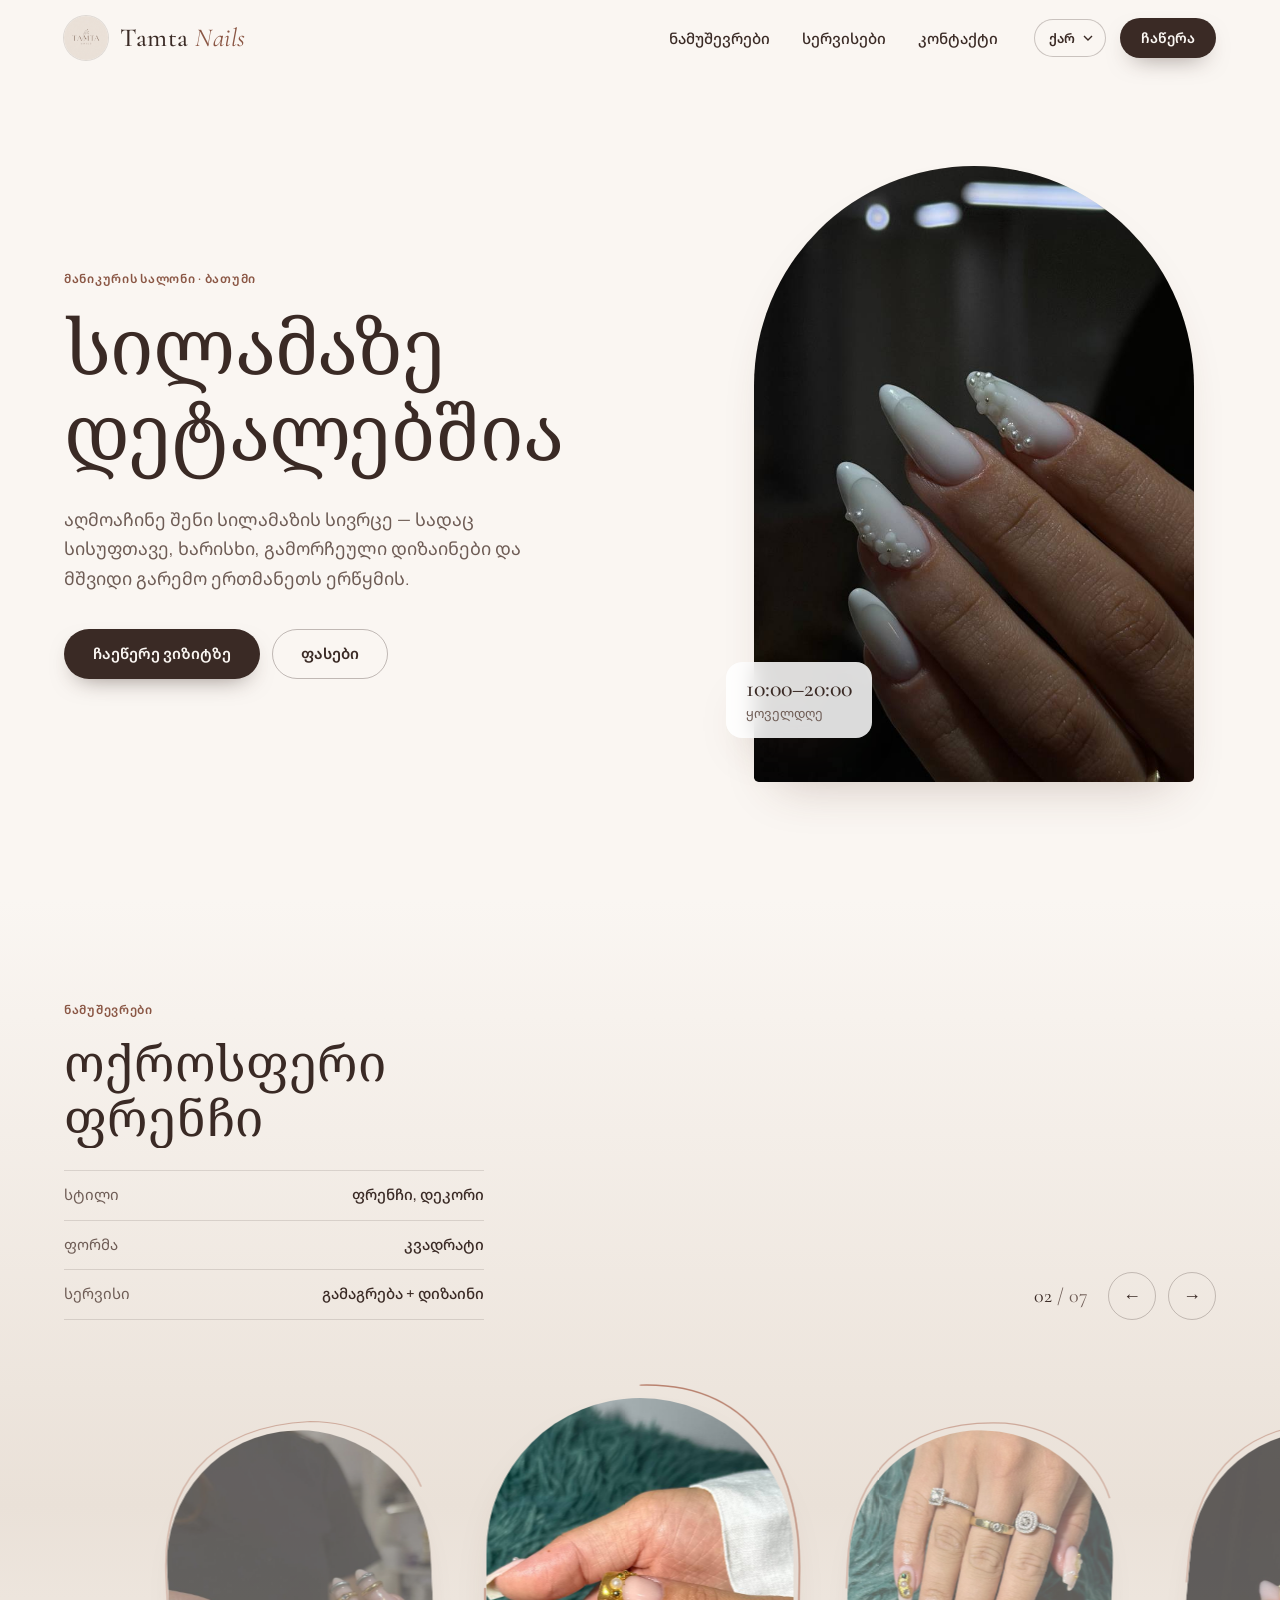
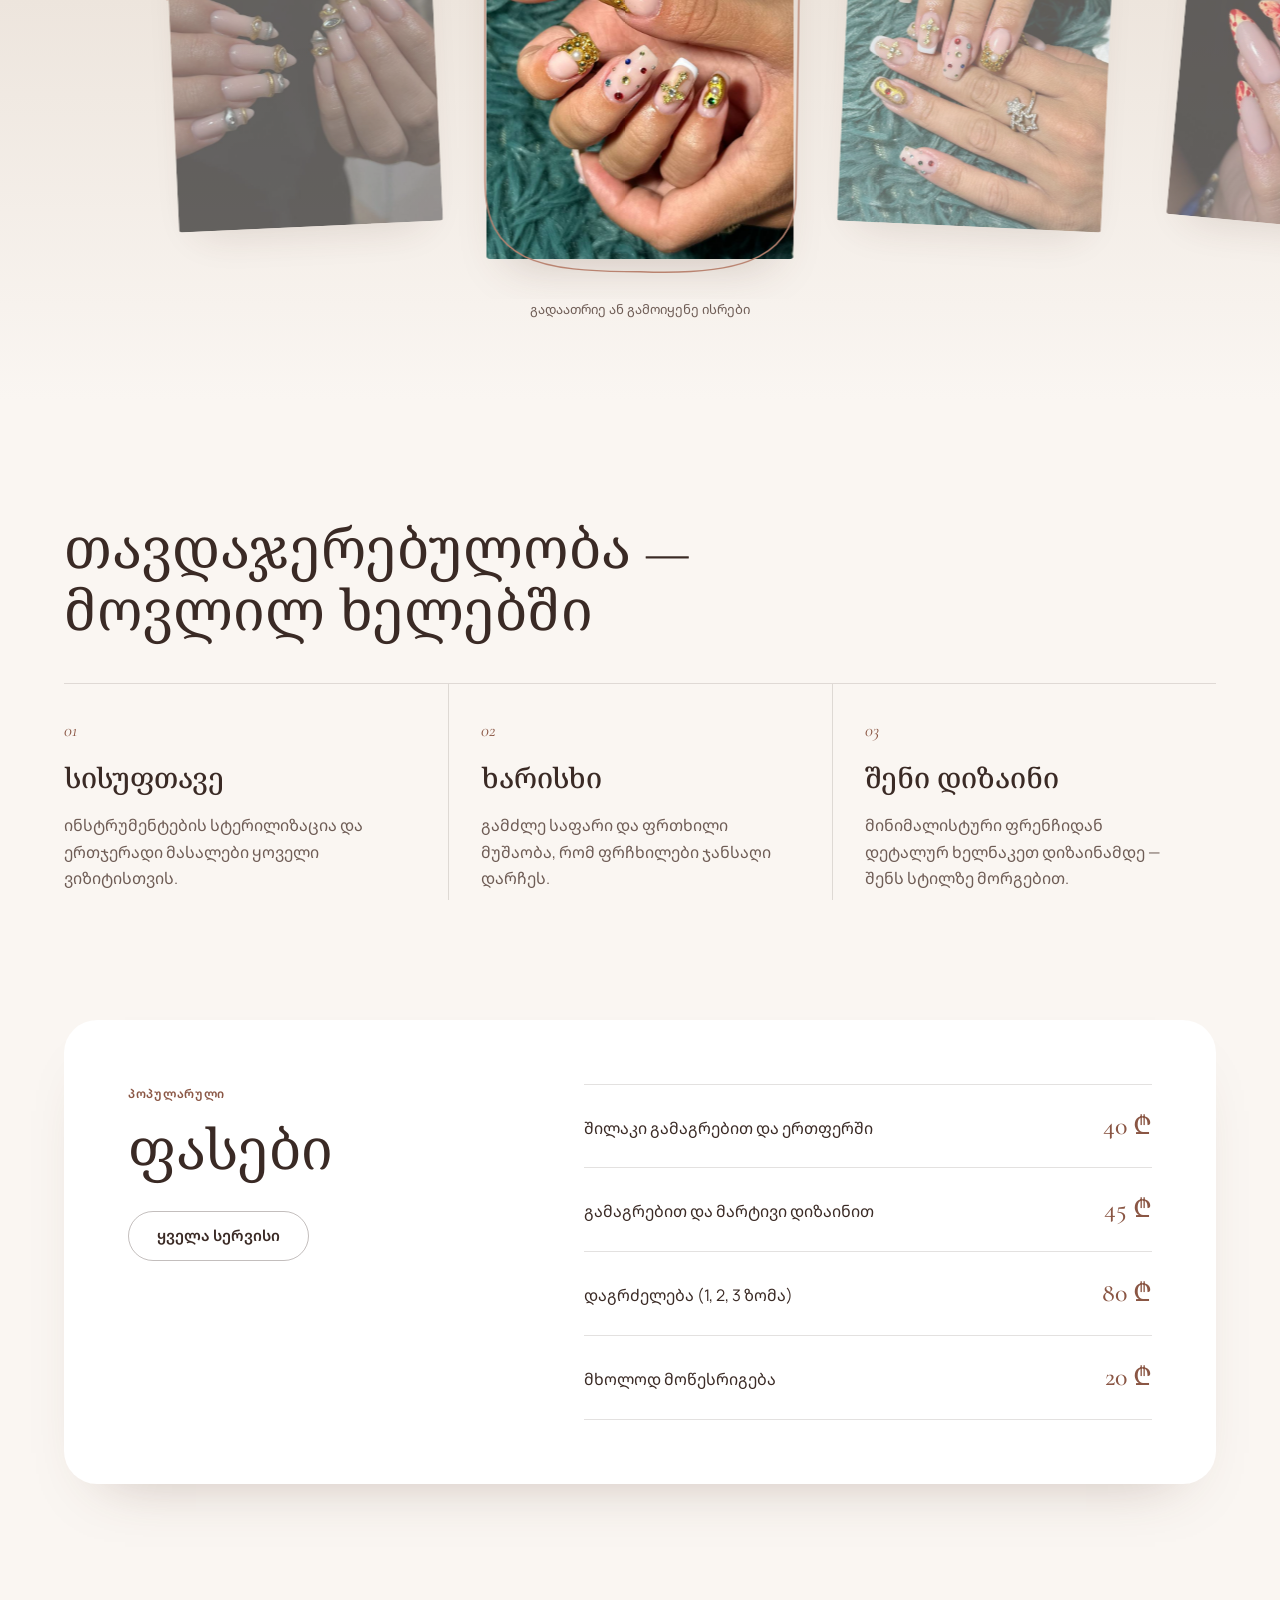
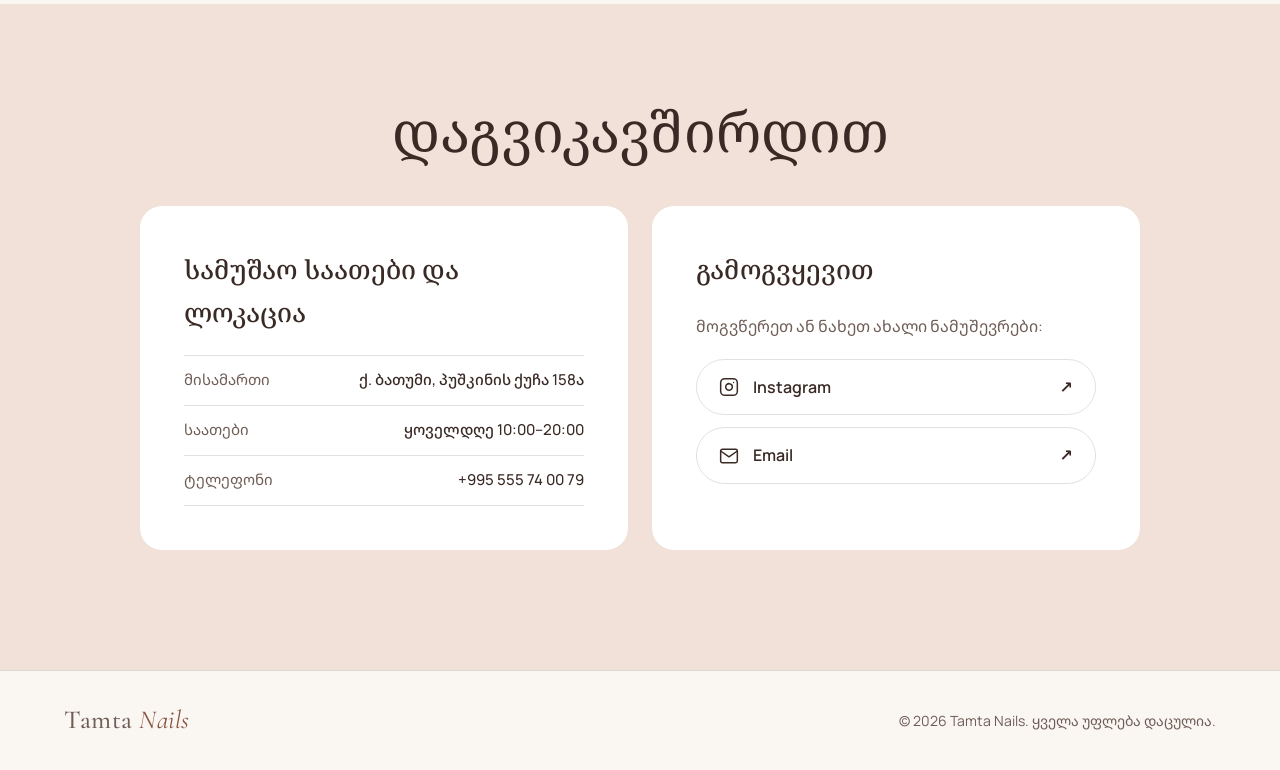
<file: index.html>
<!DOCTYPE html>
<html lang="ka">
<head>
    <!-- მეტა მონაცემები: კოდირება, მობილური ეკრანი, სათაური და აღწერა საძიებოებისთვის -->
    <meta charset="UTF-8">
    <meta name="viewport" content="width=device-width, initial-scale=1.0">
    <title>Tamta Nails — მანიკურის სალონი ბათუმში</title>
    <meta name="description" content="Tamta Nails — მანიკური, შილაკი, დაგრძელება და ინდივიდუალური დიზაინი ბათუმში. სისუფთავე, ხარისხი და მშვიდი გარემო.">
    <meta name="theme-color" content="#FAF6F2">
    <link rel="icon" type="image/jpeg" href="img/mtavarilogo.jpg">

    <!-- შრიფტები: ლათინური/კირილიცა (Cormorant, Manrope) + ქართული (Noto Georgian) -->
    <link rel="preconnect" href="https://fonts.googleapis.com">
    <link rel="preconnect" href="https://fonts.gstatic.com" crossorigin>
    <link rel="stylesheet" href="https://fonts.googleapis.com/css2?family=Cormorant+Garamond:ital,wght@0,400;0,500;1,400&family=Manrope:wght@400;500;600&family=Noto+Sans+Georgian:wght@400;500;600&family=Noto+Serif+Georgian:wght@400;500&display=swap">

    <!-- სტილების ფაილი -->
    <link rel="stylesheet" href="tamtasnails.css">
    <!-- JavaScript: defer — იტვირთება HTML-ის შემდეგ -->
    <script src="tamtasnails.js" defer></script>
</head>
<body>
    <!-- გადასვლის ბმული კლავიატურით მოსარგებლეთათვის -->
    <a class="skip-link" href="#main" data-i18n="skip">მთავარ შინაარსზე გადასვლა</a>

    <!-- ჰედერი: ლოგო, ნავიგაცია, ენის არჩევა და ჩაწერის ღილაკი -->
    <header class="site-header" id="top">
        <a class="brand" href="index.html" aria-label="Tamta Nails — მთავარი" data-i18n-aria="homeLabel">
            <img src="./img/mtavarilogo.jpg" alt="" class="brand-logo" width="44" height="44">
            <span class="brand-name">Tamta <em>Nails</em></span>
        </a>

        <!-- მობილური მენიუს ღილაკი (ბურგერი) -->
        <button class="menu-toggle" type="button" aria-expanded="false" aria-controls="site-nav" aria-label="მენიუ" data-i18n-aria="menuLabel">
            <span></span><span></span>
        </button>

        <!-- ნავიგაციის ბმულები -->
        <nav class="site-nav" id="site-nav">
            <ul>
                <li><a href="#works" data-i18n="navWorks">ნამუშევრები</a></li>
                <li><a href="service.html" data-i18n="navServices">სერვისები</a></li>
                <li><a href="#contact" data-i18n="navContact">კონტაქტი</a></li>
            </ul>
            <div class="nav-actions">
                <!-- ენის გადამრთველი -->
                <label class="visually-hidden" for="lang-switch" data-i18n="languageLabel">ენა</label>
                <select id="lang-switch" class="lang-select" disabled>
                    <option value="ka">ქარ</option>
                    <option value="en">ENG</option>
                    <option value="ru">РУС</option>
                </select>
                <a class="btn btn-primary btn-sm" href="tel:+995555740079" data-i18n="ctaBook">ჩაწერა</a>
            </div>
        </nav>
    </header>

    <main id="main">
        <!-- მთავარი (Hero) სექცია: სათაური, სლოგანი, ღილაკები და თაღოვანი ფოტო -->
        <section class="hero">
            <div class="hero-text">
                <p class="eyebrow reveal" data-i18n="heroEyebrow">მანიკურის სალონი · ბათუმი</p>
                <h1 class="hero-title reveal" data-i18n="heroTitle">სილამაზე დეტალებშია</h1>
                <p class="hero-lead reveal" data-i18n="heroSlogan">აღმოაჩინე შენი სილამაზის სივრცე — სადაც სისუფთავე, ხარისხი, გამორჩეული დიზაინები და მშვიდი გარემო ერთმანეთს ერწყმის.</p>
                <div class="hero-buttons reveal">
                    <a class="btn btn-primary" href="tel:+995555740079" data-i18n="ctaBookLong">ჩაეწერე ვიზიტზე</a>
                    <a class="btn btn-ghost" href="service.html" data-i18n="ctaPrices">ფასები</a>
                </div>
            </div>

            <!-- თაღოვანი ფოტო რბილი ფონის ლაქით -->
            <figure class="hero-media reveal">
                <div class="hero-blob" aria-hidden="true"></div>
                <div class="arch">
                    <img src="./img/fonisfoto.jpg" alt="რძისფერი ნუშის ფორმის ფრჩხილები მარგალიტებით" data-i18n-alt="heroAlt" width="675" height="1200" fetchpriority="high">
                </div>
                <figcaption class="hero-badge">
                    <strong>10:00–20:00</strong>
                    <span data-i18n="heroBadge">ყოველდღე</span>
                </figcaption>
            </figure>
        </section>

        <!-- ნამუშევრების გალერეა: გვერდის მთავარი "შოუ" — გადასათრევი კარუსელი -->
        <section class="works" id="works" aria-labelledby="works-title">
            <div class="works-head">
                <!-- აქტიური ნამუშევრის ბარათი: სათაური და მეტამონაცემები -->
                <div class="meta-card" aria-live="polite">
                    <p class="eyebrow" data-i18n="worksEyebrow">ნამუშევრები</p>
                    <h2 class="meta-title" id="works-title"><span id="meta-title">ოქროსფერი ფრენჩი</span></h2>
                    <dl class="meta-table">
                        <div><dt data-i18n="metaStyle">სტილი</dt><dd id="meta-style">ფრენჩი, დეკორი</dd></div>
                        <div><dt data-i18n="metaShape">ფორმა</dt><dd id="meta-shape">კვადრატი</dd></div>
                        <div><dt data-i18n="metaService">სერვისი</dt><dd id="meta-service"><a href="service.html">გამაგრება + დიზაინი</a></dd></div>
                    </dl>
                </div>

                <!-- კარუსელის მართვის ღილაკები და მრიცხველი -->
                <div class="rail-controls">
                    <span class="rail-count"><span id="rail-index">02</span> / <span id="rail-total">07</span></span>
                    <button class="round-btn" id="rail-prev" type="button" aria-label="წინა ნამუშევარი" data-i18n-aria="previousWork">←</button>
                    <button class="round-btn" id="rail-next" type="button" aria-label="შემდეგი ნამუშევარი" data-i18n-aria="nextWork">→</button>
                </div>
            </div>

            <!-- კარუსელის ზოლი: თითოეულ ბარათს data-id აკავშირებს script.js-ის მონაცემებთან -->
            <div class="rail-viewport">
                <div class="rail" id="rail" tabindex="0" role="listbox" aria-activedescendant="work-1" aria-label="ნამუშევრების გალერეა — გამოიყენე ისრები" data-i18n-aria="railLabel">
                    <div class="obj" data-id="0" role="option" id="work-0" aria-label="ოქროს აქცენტები" aria-selected="false"><img src="./img/sedegi 7.jpg" alt="ოქროს აქცენტები" loading="lazy" draggable="false"><svg class="scribble" viewBox="0 0 200 300" preserveAspectRatio="none" aria-hidden="true"><path d="M100 6 C170 4 196 60 194 120 L192 250 C190 290 150 296 100 294 C40 294 8 288 8 240 L8 110 C8 50 40 8 112 8 C150 10 176 30 186 56"/></svg></div>
                    <div class="obj" data-id="1" role="option" id="work-1" aria-label="ოქროსფერი ფრენჩი" aria-selected="true"><img src="./img/sedegi2.jpg" alt="ოქროსფერი ფრენჩი" loading="lazy" draggable="false"><svg class="scribble" viewBox="0 0 200 300" preserveAspectRatio="none" aria-hidden="true"><path d="M100 6 C170 4 196 60 194 120 L192 250 C190 290 150 296 100 294 C40 294 8 288 8 240 L8 110 C8 50 40 8 112 8 C150 10 176 30 186 56"/></svg></div>
                    <div class="obj" data-id="2" role="option" id="work-2" aria-label="წერტილები და ოქრო" aria-selected="false"><img src="./img/sedegi5.jpg" alt="წერტილები და ოქრო" loading="lazy" draggable="false"><svg class="scribble" viewBox="0 0 200 300" preserveAspectRatio="none" aria-hidden="true"><path d="M100 6 C170 4 196 60 194 120 L192 250 C190 290 150 296 100 294 C40 294 8 288 8 240 L8 110 C8 50 40 8 112 8 C150 10 176 30 186 56"/></svg></div>
                    <div class="obj" data-id="3" role="option" id="work-3" aria-label="წითელი ყვავილი" aria-selected="false"><img src="./img/sedegi6.jpg" alt="წითელი ყვავილი" loading="lazy" draggable="false"><svg class="scribble" viewBox="0 0 200 300" preserveAspectRatio="none" aria-hidden="true"><path d="M100 6 C170 4 196 60 194 120 L192 250 C190 290 150 296 100 294 C40 294 8 288 8 240 L8 110 C8 50 40 8 112 8 C150 10 176 30 186 56"/></svg></div>
                    <div class="obj" data-id="4" role="option" id="work-4" aria-label="ნაზი წერტილები" aria-selected="false"><img src="./img/shedegi4.jpg" alt="ნაზი წერტილები" loading="lazy" draggable="false"><svg class="scribble" viewBox="0 0 200 300" preserveAspectRatio="none" aria-hidden="true"><path d="M100 6 C170 4 196 60 194 120 L192 250 C190 290 150 296 100 294 C40 294 8 288 8 240 L8 110 C8 50 40 8 112 8 C150 10 176 30 186 56"/></svg></div>
                    <div class="obj" data-id="5" role="option" id="work-5" aria-label="ბორდოს ქრომი" aria-selected="false"><img src="./img/shedegi3.jpg" alt="ბორდოს ქრომი" loading="lazy" draggable="false"><svg class="scribble" viewBox="0 0 200 300" preserveAspectRatio="none" aria-hidden="true"><path d="M100 6 C170 4 196 60 194 120 L192 250 C190 290 150 296 100 294 C40 294 8 288 8 240 L8 110 C8 50 40 8 112 8 C150 10 176 30 186 56"/></svg></div>
                    <div class="obj" data-id="6" role="option" id="work-6" aria-label="ვარდისფერი ყვავილები" aria-selected="false"><img src="./img/shedegebi.jpg" alt="ვარდისფერი ყვავილები" loading="lazy" draggable="false"><svg class="scribble" viewBox="0 0 200 300" preserveAspectRatio="none" aria-hidden="true"><path d="M100 6 C170 4 196 60 194 120 L192 250 C190 290 150 296 100 294 C40 294 8 288 8 240 L8 110 C8 50 40 8 112 8 C150 10 176 30 186 56"/></svg></div>
                </div>
            </div>
            <p class="rail-hint" data-i18n="railHint">გადაათრიე ან გამოიყენე ისრები</p>
        </section>

        <!-- ღირებულებები: სამი მოკლე პუნქტი, რატომ ჩვენ -->
        <section class="values" aria-labelledby="values-title">
            <h2 class="section-title reveal" id="values-title" data-i18n="valuesTitle">თავდაჯერებულობა — მოვლილ ხელებში</h2>
            <div class="values-grid">
                <article class="value reveal">
                    <span class="value-num">01</span>
                    <h3 data-i18n="val1Title">სისუფთავე</h3>
                    <p data-i18n="val1Text">ინსტრუმენტების სტერილიზაცია და ერთჯერადი მასალები ყოველი ვიზიტისთვის.</p>
                </article>
                <article class="value reveal">
                    <span class="value-num">02</span>
                    <h3 data-i18n="val2Title">ხარისხი</h3>
                    <p data-i18n="val2Text">გამძლე საფარი და ფრთხილი მუშაობა, რომ ფრჩხილები ჯანსაღი დარჩეს.</p>
                </article>
                <article class="value reveal">
                    <span class="value-num">03</span>
                    <h3 data-i18n="val3Title">შენი დიზაინი</h3>
                    <p data-i18n="val3Text">მინიმალისტური ფრენჩიდან დეტალურ ხელნაკეთ დიზაინამდე — შენს სტილზე მორგებით.</p>
                </article>
            </div>
        </section>

        <!-- სერვისების მოკლე მიმოხილვა: პოპულარული ფასები + ბმული სრულ სიაზე -->
        <section class="teaser" aria-labelledby="teaser-title">
            <div class="teaser-inner reveal">
                <div>
                    <p class="eyebrow" data-i18n="teaserEyebrow">პოპულარული</p>
                    <h2 class="section-title" id="teaser-title" data-i18n="teaserTitle">ფასები</h2>
                    <a class="btn btn-ghost" href="service.html" data-i18n="teaserAll">ყველა სერვისი</a>
                </div>
                <ul class="price-list">
                    <li><span data-i18n="serv_shellac_base">შილაკი გამაგრებით და ერთფერში</span><span class="price">40 ₾</span></li>
                    <li><span data-i18n="serv_shellac_design">გამაგრებით და მარტივი დიზაინით</span><span class="price">45 ₾</span></li>
                    <li><span data-i18n="serv_ext">დაგრძელება (1, 2, 3 ზომა)</span><span class="price">80 ₾</span></li>
                    <li><span data-i18n="serv_clean">მხოლოდ მოწესრიგება</span><span class="price">20 ₾</span></li>
                </ul>
            </div>
        </section>

        <!-- კონტაქტების სექცია: მისამართი, საათები, ტელეფონი და სოციალური ქსელები -->
        <section class="contact" id="contact" aria-labelledby="contact-title">
            <h2 class="section-title reveal" id="contact-title" data-i18n="contactTitle">დაგვიკავშირდით</h2>
            <div class="contact-grid">
                <!-- ინფორმაციის ბლოკი -->
                <div class="contact-card reveal">
                    <h3 data-i18n="contactLocationTitle">სამუშაო საათები და ლოკაცია</h3>
                    <dl class="meta-table">
                        <div><dt data-i18n="lblAddress">მისამართი</dt><dd data-i18n="address">ქ. ბათუმი, პუშკინის ქუჩა 158ა</dd></div>
                        <div><dt data-i18n="lblHours">საათები</dt><dd data-i18n="hours">ყოველდღე 10:00–20:00</dd></div>
                        <div><dt data-i18n="phoneText">ტელეფონი</dt><dd><a href="tel:+995555740079">+995 555 74 00 79</a></dd></div>
                    </dl>
                </div>

                <!-- სოციალური ქსელები და იმეილი -->
                <div class="contact-card reveal">
                    <h3 data-i18n="socialTitle">გამოგვყევით</h3>
                    <p class="muted" data-i18n="socialText">მოგვწერეთ ან ნახეთ ახალი ნამუშევრები:</p>
                    <div class="social-links">
                        <!-- Instagram — შეცვალე ბმული შენი პროფილით -->
                        <a href="https://www.instagram.com/tamtanails?cplk=MXZocWp3Nml2aGdldw==" class="social-btn" target="_blank" rel="noopener">
                            <svg viewBox="0 0 24 24" aria-hidden="true"><rect x="2" y="2" width="20" height="20" rx="5"/><path d="M16 11.37A4 4 0 1 1 12.63 8 4 4 0 0 1 16 11.37z"/><line x1="17.5" y1="6.5" x2="17.51" y2="6.5"/></svg>
                            <span>Instagram</span><span class="arrow" aria-hidden="true">↗</span>
                        </a>
                        <!-- იმეილი — შეცვალე შენი მისამართით -->
                        <a href="mailto:tamtanails@gmail.com" class="social-btn">
                            <svg viewBox="0 0 24 24" aria-hidden="true"><path d="M4 4h16c1.1 0 2 .9 2 2v12c0 1.1-.9 2-2 2H4c-1.1 0-2-.9-2-2V6c0-1.1.9-2 2-2z"/><polyline points="22,6 12,13 2,6"/></svg>
                            <span>Email</span><span class="arrow" aria-hidden="true">↗</span>
                        </a>
                    </div>
                </div>
            </div>
        </section>
    </main>

    <!-- ფუტერი -->
    <footer class="site-footer">
        <span class="brand-name">Tamta <em>Nails</em></span>
        <p>&copy; <span class="year">2026</span> Tamta Nails. <span data-i18n="footerText">ყველა უფლება დაცულია.</span></p>
    </footer>
</body>
</html>
</file>
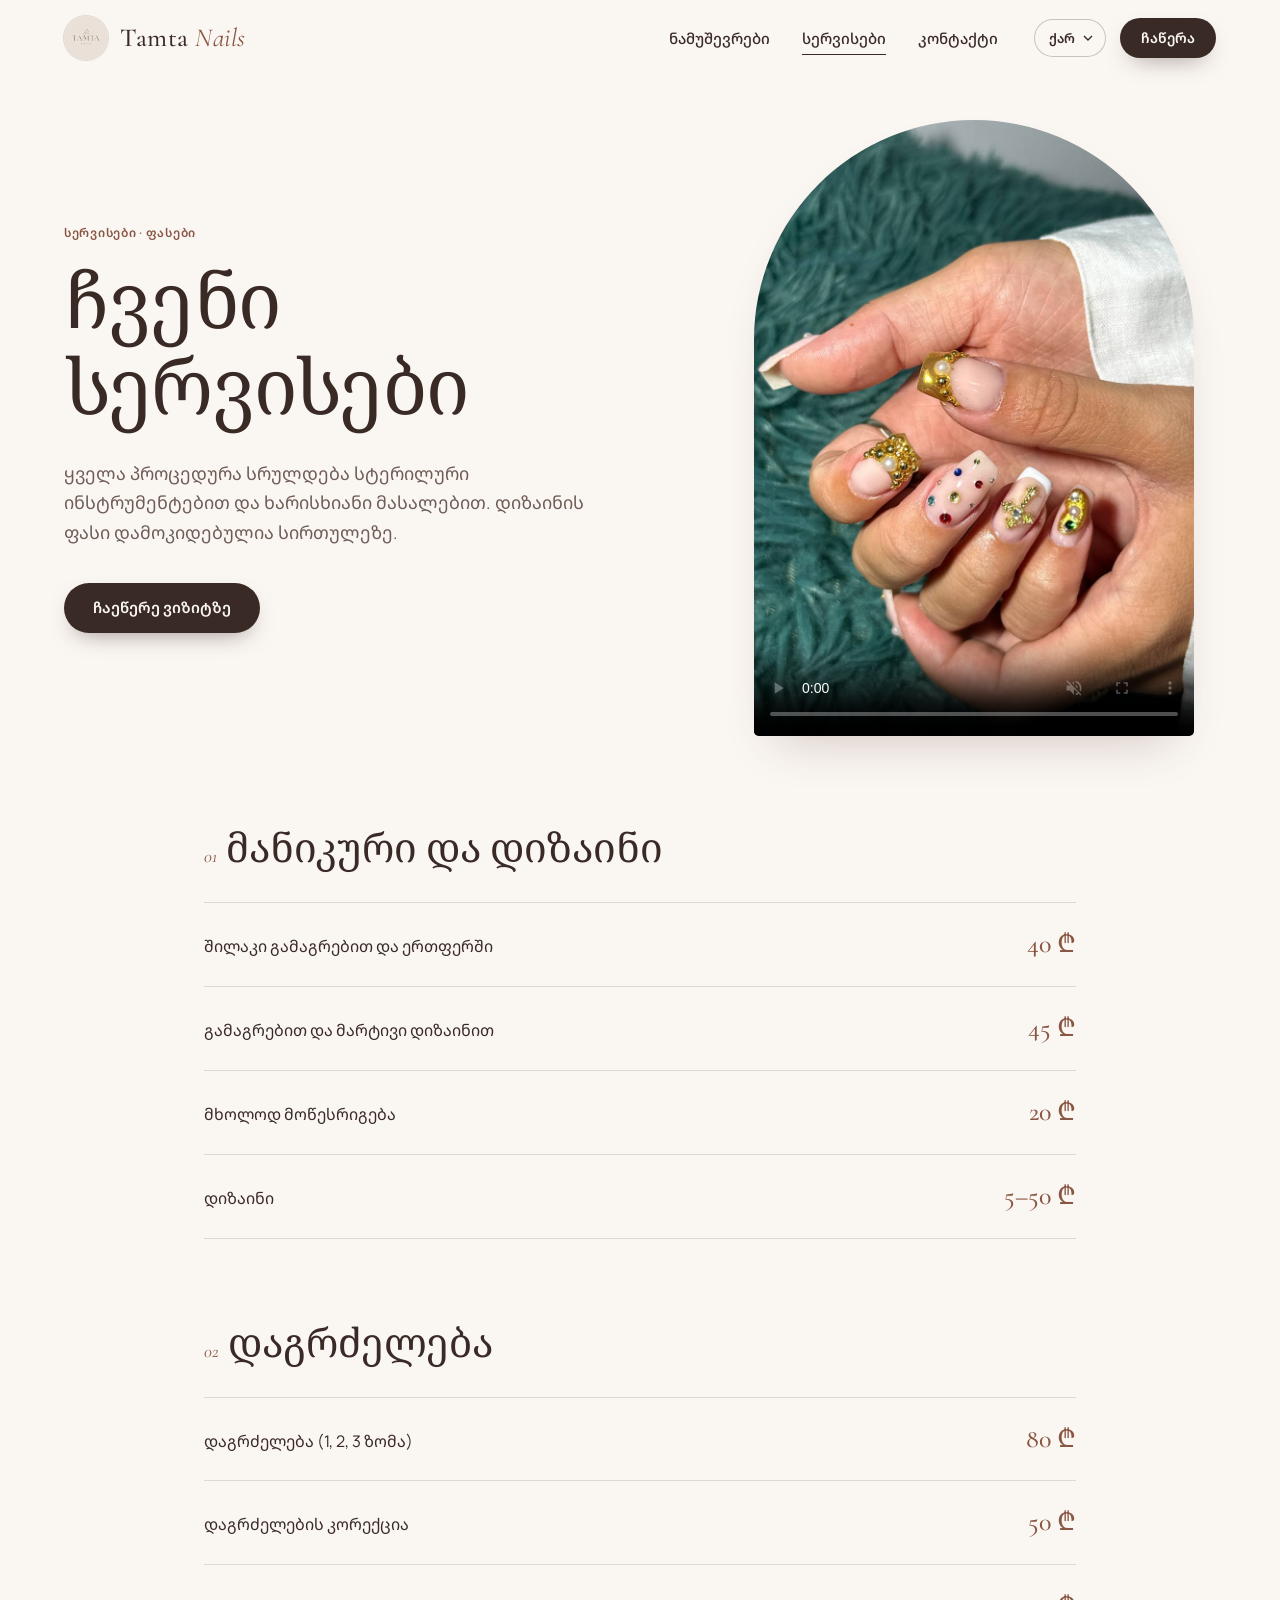
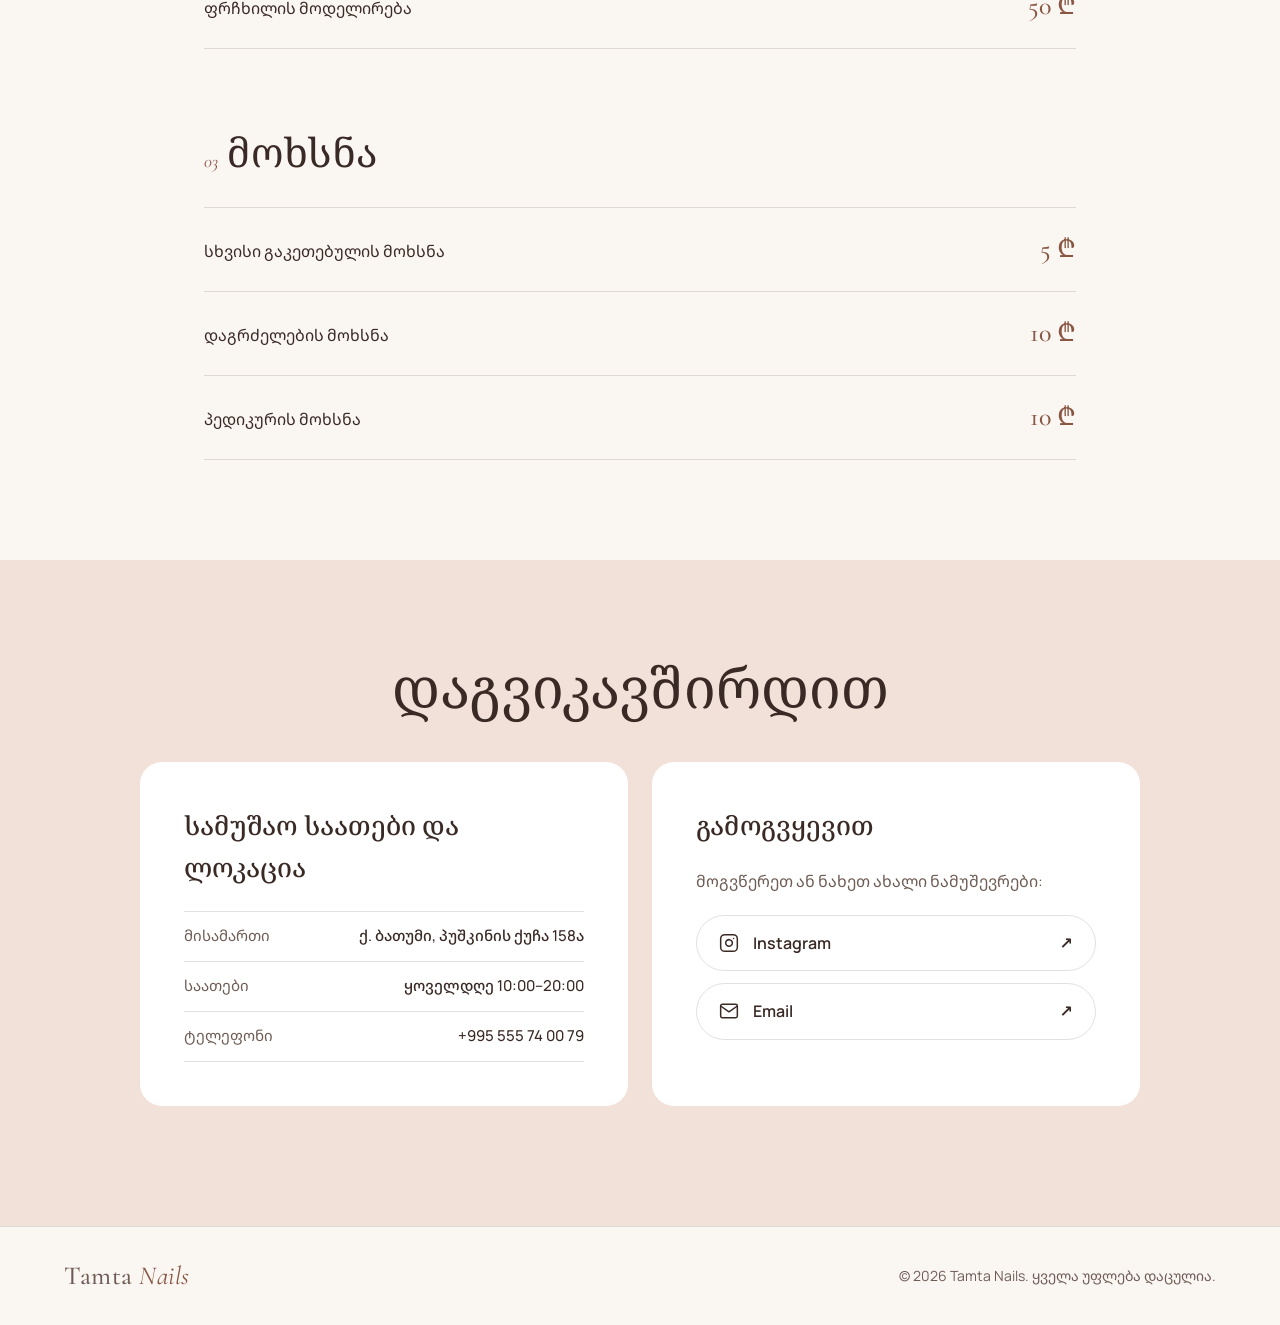
<file: service.html>
<!DOCTYPE html>
<html lang="ka">
<head>
    <!-- მეტა მონაცემები: კოდირება, მობილური ეკრანი, სათაური და აღწერა -->
    <meta charset="UTF-8">
    <meta name="viewport" content="width=device-width, initial-scale=1.0">
    <title>სერვისები და ფასები — Tamta Nails</title>
    <meta name="description" content="Tamta Nails-ის სერვისები და ფასები: შილაკი, დიზაინი, დაგრძელება, კორექცია და მოხსნა.">
    <meta name="theme-color" content="#FAF6F2">
    <link rel="icon" type="image/jpeg" href="img/mtavarilogo.jpg">

    <!-- შრიფტები -->
    <link rel="preconnect" href="https://fonts.googleapis.com">
    <link rel="preconnect" href="https://fonts.gstatic.com" crossorigin>
    <link rel="stylesheet" href="https://fonts.googleapis.com/css2?family=Cormorant+Garamond:ital,wght@0,400;0,500;1,400&family=Manrope:wght@400;500;600&family=Noto+Sans+Georgian:wght@400;500;600&family=Noto+Serif+Georgian:wght@400;500&display=swap">

    <!-- სტილები და სკრიპტი -->
    <link rel="stylesheet" href="tamtasnails.css">
    <script src="tamtasnails.js" defer></script>
</head>
<body>
    <!-- გადასვლის ბმული კლავიატურისთვის -->
    <a class="skip-link" href="#main" data-i18n="skip">მთავარ შინაარსზე გადასვლა</a>

    <!-- ჰედერი: ლოგო, ნავიგაცია, ენა და ჩაწერის ღილაკი -->
    <header class="site-header" id="top">
        <a class="brand" href="index.html" aria-label="Tamta Nails — მთავარი" data-i18n-aria="homeLabel">
            <img src="./img/mtavarilogo.jpg" alt="" class="brand-logo" width="44" height="44">
            <span class="brand-name">Tamta <em>Nails</em></span>
        </a>

        <!-- მობილური მენიუს ღილაკი -->
        <button class="menu-toggle" type="button" aria-expanded="false" aria-controls="site-nav" aria-label="მენიუ" data-i18n-aria="menuLabel">
            <span></span><span></span>
        </button>

        <!-- ნავიგაციის ბმულები (აქტიური გვერდი aria-current-ით) -->
        <nav class="site-nav" id="site-nav">
            <ul>
                <li><a href="index.html#works" data-i18n="navWorks">ნამუშევრები</a></li>
                <li><a href="service.html" aria-current="page" data-i18n="navServices">სერვისები</a></li>
                <li><a href="index.html#contact" data-i18n="navContact">კონტაქტი</a></li>
            </ul>
            <div class="nav-actions">
                <label class="visually-hidden" for="lang-switch" data-i18n="languageLabel">ენა</label>
                <select id="lang-switch" class="lang-select" disabled>
                    <option value="ka">ქარ</option>
                    <option value="en">ENG</option>
                    <option value="ru">РУС</option>
                </select>
                <a class="btn btn-primary btn-sm" href="tel:+995555740079" data-i18n="ctaBook">ჩაწერა</a>
            </div>
        </nav>
    </header>

    <main id="main">
        <!-- სერვისების Hero: სათაური და ვიდეო თაღოვან ჩარჩოში -->
        <section class="hero hero-services">
            <div class="hero-text">
                <p class="eyebrow reveal" data-i18n="servEyebrow">სერვისები · ფასები</p>
                <h1 class="hero-title reveal" data-i18n="services_title">ჩვენი სერვისები</h1>
                <p class="hero-lead reveal" data-i18n="servLead">ყველა პროცედურა სრულდება სტერილური ინსტრუმენტებით და ხარისხიანი მასალებით. დიზაინის ფასი დამოკიდებულია სირთულეზე.</p>
                <div class="hero-buttons reveal">
                    <a class="btn btn-primary" href="tel:+995555740079" data-i18n="ctaBookLong">ჩაეწერე ვიზიტზე</a>
                </div>
            </div>

            <!-- ნამუშევრის ვიდეო: MP4 (H.264), ხმის გარეშე და მართვის ღილაკებით -->
            <figure class="hero-media reveal">
                <div class="hero-blob" aria-hidden="true"></div>
                <div class="arch">
                    <video class="arch-video" autoplay loop muted playsinline controls preload="metadata" poster="img/sedegi2.jpg" aria-label="სალონის ნამუშევრის ვიდეო" data-i18n-aria="videoLabel">
                        <source src="./video/nails-work.mp4" type="video/mp4">
                    </video>
                </div>
            </figure>
        </section>

        <!-- ფასების სია: ჯგუფებად დაყოფილი, editorial ცხრილის სტილში -->
        <section class="prices" aria-label="ფასები" data-i18n-aria="pricesLabel">
            <!-- ჯგუფი 1: მანიკური და დიზაინი -->
            <div class="price-group reveal">
                <h2 class="group-title"><span class="value-num">01</span> <span data-i18n="grpMani">მანიკური და დიზაინი</span></h2>
                <ul class="price-list">
                    <li><span data-i18n="serv_shellac_base">შილაკი გამაგრებით და ერთფერში</span><span class="price">40 ₾</span></li>
                    <li><span data-i18n="serv_shellac_design">გამაგრებით და მარტივი დიზაინით</span><span class="price">45 ₾</span></li>
                    <li><span data-i18n="serv_clean">მხოლოდ მოწესრიგება</span><span class="price">20 ₾</span></li>
                    <li><span data-i18n="serv_design">დიზაინი</span><span class="price">5–50 ₾</span></li>
                </ul>
            </div>

            <!-- ჯგუფი 2: დაგრძელება და მოდელირება -->
            <div class="price-group reveal">
                <h2 class="group-title"><span class="value-num">02</span> <span data-i18n="grpExt">დაგრძელება</span></h2>
                <ul class="price-list">
                    <li><span data-i18n="serv_ext">დაგრძელება (1, 2, 3 ზომა)</span><span class="price">80 ₾</span></li>
                    <li><span data-i18n="serv_ext_corr">დაგრძელების კორექცია</span><span class="price">50 ₾</span></li>
                    <li><span data-i18n="serv_model">ფრჩხილის მოდელირება</span><span class="price">50 ₾</span></li>
                </ul>
            </div>

            <!-- ჯგუფი 3: მოხსნა -->
            <div class="price-group reveal">
                <h2 class="group-title"><span class="value-num">03</span> <span data-i18n="grpRemove">მოხსნა</span></h2>
                <ul class="price-list">
                    <li><span data-i18n="serv_rem_other">სხვისი გაკეთებულის მოხსნა</span><span class="price">5 ₾</span></li>
                    <li><span data-i18n="serv_rem_ext">დაგრძელების მოხსნა</span><span class="price">10 ₾</span></li>
                    <li><span data-i18n="serv_rem_pedi">პედიკურის მოხსნა</span><span class="price">10 ₾</span></li>
                </ul>
            </div>
        </section>

        <!-- კონტაქტების სექცია -->
        <section class="contact" id="contact" aria-labelledby="contact-title">
            <h2 class="section-title reveal" id="contact-title" data-i18n="contactTitle">დაგვიკავშირდით</h2>
            <div class="contact-grid">
                <div class="contact-card reveal">
                    <h3 data-i18n="contactLocationTitle">სამუშაო საათები და ლოკაცია</h3>
                    <dl class="meta-table">
                        <div><dt data-i18n="lblAddress">მისამართი</dt><dd data-i18n="address">ქ. ბათუმი, პუშკინის ქუჩა 158ა</dd></div>
                        <div><dt data-i18n="lblHours">საათები</dt><dd data-i18n="hours">ყოველდღე 10:00–20:00</dd></div>
                        <div><dt data-i18n="phoneText">ტელეფონი</dt><dd><a href="tel:+995555740079">+995 555 74 00 79</a></dd></div>
                    </dl>
                </div>
                <div class="contact-card reveal">
                    <h3 data-i18n="socialTitle">გამოგვყევით</h3>
                    <p class="muted" data-i18n="socialText">მოგვწერეთ ან ნახეთ ახალი ნამუშევრები:</p>
                    <div class="social-links">
                        <!-- Instagram — შეცვალე ბმული შენი პროფილით -->
                        <a href="https://www.instagram.com/tamtanails?cplk=MXZocWp3Nml2aGdldw==" class="social-btn" target="_blank" rel="noopener">
                            <svg viewBox="0 0 24 24" aria-hidden="true"><rect x="2" y="2" width="20" height="20" rx="5"/><path d="M16 11.37A4 4 0 1 1 12.63 8 4 4 0 0 1 16 11.37z"/><line x1="17.5" y1="6.5" x2="17.51" y2="6.5"/></svg>
                            <span>Instagram</span><span class="arrow" aria-hidden="true">↗</span>
                        </a>
                        <!-- იმეილი — შეცვალე შენი მისამართით -->
                        <a href="mailto:tamtanails@gmail.com" class="social-btn">
                            <svg viewBox="0 0 24 24" aria-hidden="true"><path d="M4 4h16c1.1 0 2 .9 2 2v12c0 1.1-.9 2-2 2H4c-1.1 0-2-.9-2-2V6c0-1.1.9-2 2-2z"/><polyline points="22,6 12,13 2,6"/></svg>
                            <span>Email</span><span class="arrow" aria-hidden="true">↗</span>
                        </a>
                    </div>
                </div>
            </div>
        </section>
    </main>

    <!-- ფუტერი -->
    <footer class="site-footer">
        <span class="brand-name">Tamta <em>Nails</em></span>
        <p>&copy; <span class="year">2026</span> Tamta Nails. <span data-i18n="footerText">ყველა უფლება დაცულია.</span></p>
    </footer>
</body>
</html>
</file>
<file: tamtasnails.css>
/* ==============================
   ფერები, შრიფტები და ზომები (დიზაინის ტოკენები)
   ფერები აღებულია ლოგოდან: ქვიშისფერი, ნაზი ვარდისფერი, ყავისფერი ტექსტი
   ============================== */
:root {
    --bg: #FAF6F2;          /* გვერდის ფონი: კრემისფერი */
    --sand: #EAE1D8;        /* ლოგოს ფონის ფერი */
    --blush: #F2E1D9;       /* ნაზი ვარდისფერი ფონისთვის */
    --surface: #FFFFFF;     /* ბარათები */
    --ink: #3A2A25;         /* მთავარი ტექსტი */
    --muted: #6E5C55;       /* მეორეხარისხოვანი ტექსტი */
    --accent: #B98370;      /* დეკორატიული აქცენტი (ხაზები, ლაქები) */
    --accent-ink: #8A5644;  /* აქცენტი ტექსტისთვის (საკმარისი კონტრასტით) */
    --line: rgba(58, 42, 37, 0.14); /* თხელი გამყოფი ხაზები */

    --serif: "Cormorant Garamond", "Noto Serif Georgian", Georgia, serif;
    --sans: "Manrope", "Noto Sans Georgian", system-ui, sans-serif;

    --radius: 22px;
    --shadow: 0 24px 50px -24px rgba(90, 55, 40, 0.28);
    --ease: cubic-bezier(0.2, 0.8, 0.2, 1);
    --pad: clamp(16px, 5vw, 72px); /* გვერდის გვერდითი დაშორება */
}

/* ==============================
   საბაზისო სტილები (Reset)
   ============================== */
*, *::before, *::after { margin: 0; padding: 0; box-sizing: border-box; }

html { scroll-behavior: smooth; scroll-padding-top: 90px; }

body {
    font-family: var(--sans);
    font-size: 16px;
    line-height: 1.65;
    color: var(--ink);
    background: var(--bg);
    -webkit-font-smoothing: antialiased;
    overflow-x: hidden;
}

img, video { display: block; max-width: 100%; }
a { color: inherit; }
ul { list-style: none; }

/* ფოკუსის ჩარჩო კლავიატურით ნავიგაციისთვის */
:focus-visible { outline: 2px solid var(--accent-ink); outline-offset: 3px; border-radius: 6px; }

/* ეკრანზე უხილავი, მაგრამ ეკრანის წამკითხველისთვის ხელმისაწვდომი */
.visually-hidden {
    position: absolute; width: 1px; height: 1px; overflow: hidden;
    clip: rect(0 0 0 0); white-space: nowrap;
}

/* "მთავარ შინაარსზე გადასვლა" ბმული — ჩანს მხოლოდ ფოკუსზე */
.skip-link {
    position: absolute; left: 12px; top: -60px; z-index: 2000;
    background: var(--ink); color: var(--bg); padding: 10px 16px; border-radius: 999px;
    text-decoration: none; transition: top .2s;
}
.skip-link:focus { top: 12px; }

/* ==============================
   ტიპოგრაფია: სათაურები და წარწერები
   ============================== */
.eyebrow {
    font-size: 12px;
    font-weight: 600;
    letter-spacing: .12em;
    text-transform: uppercase;
    color: var(--accent-ink);
    margin-bottom: 18px;
}
/* ქართულისთვის დიდი ასოები (მთავრული) არ გამოიყენება */
html[lang="ka"] .eyebrow { text-transform: none; letter-spacing: .06em; }

.section-title {
    font-family: var(--serif);
    font-weight: 400;
    font-size: clamp(32px, 4.6vw, 56px);
    line-height: 1.1;
    margin-bottom: 40px;
}

/* გრძელი სიტყვა ვიწრო ეკრანზეც კონტეინერის შიგნით რჩება. */
h1, h2, h3, .meta-table dd, .price-list li > span:first-child { overflow-wrap: anywhere; }
.hero > *, .values-grid > *, .teaser-inner > *, .contact-grid > * { min-width: 0; }

.muted { color: var(--muted); }

/* ==============================
   ღილაკები
   ============================== */
.btn {
    display: inline-flex; align-items: center; justify-content: center; gap: 8px;
    min-height: 50px; padding: 0 28px;
    border-radius: 999px;
    font-weight: 600; font-size: 15px;
    text-decoration: none;
    border: 1px solid transparent;
    transition: transform .3s var(--ease), background-color .3s, color .3s, box-shadow .3s;
}
.btn:hover { transform: translateY(-2px); }

/* მთავარი ღილაკი: მუქი ყავისფერი */
.btn-primary { background: var(--ink); color: var(--bg); box-shadow: 0 10px 24px -12px rgba(58, 42, 37, .6); }
.btn-primary:hover { background: #523C35; }

/* მეორეხარისხოვანი ღილაკი: გამჭვირვალე ჩარჩოთი */
.btn-ghost { border-color: rgba(58, 42, 37, .3); color: var(--ink); }
.btn-ghost:hover { background: var(--surface); border-color: var(--ink); }

.btn-sm { min-height: 40px; padding: 0 20px; font-size: 14px; }

/* მრგვალი ღილაკები (კარუსელის ისრები) */
.round-btn {
    width: 48px; height: 48px; border-radius: 50%;
    border: 1px solid rgba(58, 42, 37, .25); background: transparent;
    color: var(--ink); font-size: 18px; cursor: pointer;
    transition: background-color .3s, color .3s;
}
.round-btn:hover { background: var(--ink); color: var(--bg); }

/* ==============================
   ჰედერი და ნავიგაცია
   ============================== */
.site-header {
    position: fixed; inset: 0 0 auto 0; z-index: 1000;
    display: flex; align-items: center; justify-content: space-between; gap: 24px;
    padding: 16px var(--pad);
    transition: background-color .4s, box-shadow .4s, padding .4s;
}
/* სქროლის შემდეგ: ნახევრად გამჭვირვალე ფონი blur-ით */
.site-header.scrolled {
    background: rgba(250, 246, 242, .82);
    backdrop-filter: blur(14px);
    -webkit-backdrop-filter: blur(14px);
    box-shadow: 0 1px 0 var(--line);
    padding-block: 10px;
}

/* ლოგო და სახელი */
.brand { display: flex; align-items: center; gap: 12px; text-decoration: none; }
.brand-logo { width: 44px; height: 44px; border-radius: 50%; object-fit: cover; box-shadow: 0 0 0 1px var(--line); }
.brand-name { font-family: var(--serif); font-size: 26px; font-weight: 500; letter-spacing: .02em; }
.brand-name em { font-style: italic; font-weight: 400; color: var(--accent-ink); }

/* ნავიგაციის ბმულები */
.site-nav { display: flex; align-items: center; gap: 36px; }
.site-nav ul { display: flex; gap: 32px; }
.site-nav ul a {
    position: relative; text-decoration: none; font-size: 15px; font-weight: 500; padding: 6px 0;
}
/* ბმულის ქვედა ხაზი hover-ზე და აქტიურ გვერდზე */
.site-nav ul a::after {
    content: ""; position: absolute; left: 0; right: 0; bottom: 0; height: 1px;
    background: currentColor; transform: scaleX(0); transform-origin: left;
    transition: transform .35s var(--ease);
}
.site-nav ul a:hover::after, .site-nav ul a[aria-current="page"]::after { transform: scaleX(1); }

.nav-actions { display: flex; align-items: center; gap: 14px; }

/* ენის ასარჩევი */
.lang-select {
    appearance: none; -webkit-appearance: none;
    font: 600 13px var(--sans); color: var(--ink);
    background: transparent url("data:image/svg+xml,%3Csvg xmlns='http://www.w3.org/2000/svg' width='10' height='6'%3E%3Cpath d='M1 1l4 4 4-4' fill='none' stroke='%233A2A25' stroke-width='1.4'/%3E%3C/svg%3E") no-repeat right 12px center;
    border: 1px solid rgba(58, 42, 37, .25); border-radius: 999px;
    padding: 9px 30px 9px 14px; cursor: pointer;
}

/* ბურგერის ღილაკი — ჩანს მხოლოდ მობილურზე */
.menu-toggle {
    display: none; width: 44px; height: 44px; border: 0; background: transparent; cursor: pointer;
    position: relative; z-index: 1100;
}
.menu-toggle span {
    position: absolute; left: 10px; right: 10px; height: 1.5px; background: var(--ink);
    transition: transform .35s var(--ease);
}
.menu-toggle span:first-child { top: 18px; }
.menu-toggle span:last-child { top: 25px; }
.menu-toggle[aria-expanded="true"] span:first-child { transform: translateY(3.5px) rotate(45deg); }
.menu-toggle[aria-expanded="true"] span:last-child { transform: translateY(-3.5px) rotate(-45deg); }

/* ==============================
   Hero სექცია: ტექსტი მარცხნივ, თაღოვანი ფოტო მარჯვნივ
   ============================== */
.hero {
    min-height: 100svh;
    display: grid;
    grid-template-columns: 1.1fr .9fr;
    align-items: center;
    gap: clamp(32px, 6vw, 96px);
    padding: 120px var(--pad) 72px;
    max-width: 1440px; margin: 0 auto;
}

.hero-title {
    font-family: var(--serif);
    font-weight: 400;
    font-size: clamp(46px, 7.4vw, 104px);
    line-height: 1.02;
    letter-spacing: -.01em;
    margin-bottom: 26px;
}
/* ქართული სერიფი უფრო ფართოა — ოდნავ პატარა ზომა */
html[lang="ka"] .hero-title { font-size: clamp(40px, 6vw, 84px); line-height: 1.12; }

.hero-lead { font-size: clamp(16px, 1.4vw, 19px); color: var(--muted); max-width: 520px; margin-bottom: 36px; }
.hero-buttons { display: flex; flex-wrap: wrap; gap: 12px; }

/* ფოტოს კონტეინერი */
.hero-media { position: relative; justify-self: center; width: min(100%, 440px); }

/* რბილი ფერადი ლაქა ფოტოს უკან */
.hero-blob {
    /* ჰორიზონტალური მარაგი მოძრაობას ფოტოს სიგანის შიგნით ტოვებს. */
    position: absolute; inset: 8% 10% -6% 10%; z-index: -1;
    background: radial-gradient(closest-side, var(--blush), transparent 72%),
                radial-gradient(closest-side at 80% 20%, var(--sand), transparent 70%);
    filter: blur(10px);
    animation: breathe 14s ease-in-out infinite alternate;
}
/* ლაქის ნელი "სუნთქვა" */
@keyframes breathe { to { transform: translate(4%, -3%) scale(1.06); } }

/* თაღოვანი ჩარჩო — სალონური ელეგანტური ფორმა */
.arch {
    aspect-ratio: 3 / 4.2;
    border-radius: 999px 999px var(--radius) var(--radius);
    overflow: hidden;
    background: var(--sand);
    box-shadow: var(--shadow);
}
.arch img, .arch video { width: 100%; height: 100%; object-fit: cover; }

/* პატარა ბეჯი ფოტოზე: სამუშაო საათები */
.hero-badge {
    position: absolute; left: -28px; bottom: 44px;
    display: flex; flex-direction: column;
    background: rgba(255, 255, 255, .86); backdrop-filter: blur(10px); -webkit-backdrop-filter: blur(10px);
    padding: 14px 20px; border-radius: 16px; box-shadow: var(--shadow);
    font-size: 13px; color: var(--muted);
}
.hero-badge strong { font-family: var(--serif); font-size: 24px; font-weight: 500; color: var(--ink); line-height: 1.1; }

/* ==============================
   ნამუშევრების კარუსელი (მთავარი მოძრავი მომენტი)
   ============================== */
.works {
    padding: 100px 0 80px;
    background: linear-gradient(180deg, var(--bg), var(--sand) 55%, var(--bg));
}

/* ზედა ნაწილი: მეტამონაცემების ბარათი + მართვის ღილაკები */
.works-head {
    display: flex; justify-content: space-between; align-items: flex-end; gap: 24px;
    padding: 0 var(--pad); margin-bottom: 48px;
    max-width: 1440px; margin-inline: auto;
}
.meta-card { width: min(100%, 420px); }

/* აქტიური ნამუშევრის სათაური — იცვლება ამოსრიალებით */
.meta-title {
    font-family: var(--serif); font-weight: 400;
    font-size: clamp(32px, 4vw, 50px); line-height: 1.1;
    margin-bottom: 22px; overflow: hidden; min-height: 1.15em;
}
.meta-title span { display: inline-block; transition: transform .4s var(--ease), opacity .4s; }
.meta-title span.out { transform: translateY(-60%); opacity: 0; }
.meta-title span.in { transform: translateY(60%); opacity: 0; transition: none; }

/* მეტამონაცემების ცხრილი: ლეიბლი მარცხნივ, მნიშვნელობა მარჯვნივ, თხელი ხაზებით */
.meta-table > div {
    display: flex; justify-content: space-between; gap: 16px;
    padding: 12px 0; border-top: 1px solid var(--line); font-size: 15px;
}
.meta-table > div:last-child { border-bottom: 1px solid var(--line); }
.meta-table dt { color: var(--muted); }
.meta-table dd { font-weight: 500; text-align: right; }
.meta-table a { text-decoration: none; }
.meta-table a:hover { color: var(--accent-ink); }

.rail-controls { display: flex; align-items: center; gap: 12px; }
.rail-count { font-family: var(--serif); font-size: 20px; margin-right: 8px; color: var(--muted); }
.rail-count span:first-child { color: var(--ink); }

/* კარუსელის ხილული არე */
.rail-viewport { overflow: hidden; padding: 30px 0 40px; }

/* ბარათების ზოლი — მოძრაობს transform-ით */
.rail {
    display: flex; gap: clamp(16px, 2.4vw, 36px);
    cursor: grab; user-select: none; -webkit-user-select: none;
    touch-action: pan-y;            /* ვერტიკალური სქროლი მობილურზე რჩება */
    will-change: transform;
    outline: none;
}
.rail.dragging { cursor: grabbing; }
.rail:focus-visible { outline: 2px solid var(--accent-ink); outline-offset: 8px; }

/* ერთი ბარათი: თაღოვანი ფორმა */
.obj {
    position: relative;
    flex: 0 0 clamp(200px, 24vw, 330px);
    aspect-ratio: 2 / 3;
    transition: scale .5s var(--ease), opacity .5s;
    scale: .86; opacity: .6;
}
.obj img {
    width: 100%; height: 100%; object-fit: cover; pointer-events: none;
    border-radius: 999px 999px var(--radius) var(--radius);
    background: var(--blush);
    box-shadow: var(--shadow);
}
.obj.active { scale: 1; opacity: 1; }

/* ხელით დახატული შემოხაზვა აქტიურ ბარათზე */
.scribble { position: absolute; inset: -5%; width: 110%; height: 110%; pointer-events: none; overflow: visible; }
.scribble path {
    fill: none; stroke: var(--accent); stroke-width: 1.4; stroke-linecap: round;
    vector-effect: non-scaling-stroke;
    stroke-dasharray: 1100; stroke-dashoffset: 1100;
    transition: stroke-dashoffset 1.1s var(--ease);
}
.obj.active .scribble path, .obj:hover .scribble path { stroke-dashoffset: 0; }

.rail-hint { text-align: center; font-size: 13px; color: var(--muted); }

/* JavaScript-ის გარეშე ყველა ნამუშევარი ხელით გადასასქროლად ხელმისაწვდომია. */
html:not(.js) .rail-viewport { overflow-x: auto; padding-inline: var(--pad); }
html:not(.js) .rail { width: max-content; cursor: auto; touch-action: auto; will-change: auto; }
html:not(.js) .obj { scale: 1; opacity: 1; }
html:not(.js) .rail-controls, html:not(.js) .rail-hint { display: none; }

/* ==============================
   ღირებულებები (სამი სვეტი)
   ============================== */
.values { padding: 120px var(--pad); max-width: 1440px; margin: 0 auto; }
.values .section-title { max-width: 760px; }
.values-grid { display: grid; grid-template-columns: repeat(3, 1fr); gap: 0; border-top: 1px solid var(--line); }
.value { padding: 32px 32px 8px 0; }
.value + .value { padding-left: 32px; border-left: 1px solid var(--line); }
.value-num { font-family: var(--serif); font-style: italic; font-size: 18px; color: var(--accent-ink); }
.value h3 { font-family: var(--serif); font-weight: 500; font-size: 28px; margin: 10px 0 10px; }
.value p { color: var(--muted); }

/* ==============================
   ფასების სია (გამოიყენება მთავარ და სერვისების გვერდზე)
   ============================== */
.price-list li {
    display: flex; justify-content: space-between; align-items: baseline; gap: 20px;
    padding: 20px 0; border-bottom: 1px solid var(--line);
    transition: padding .35s var(--ease);
}
.price-list li:first-child { border-top: 1px solid var(--line); }
.price-list li:hover { padding-left: 10px; padding-right: 10px; }
.price-list .price { font-family: var(--serif); font-size: 26px; font-weight: 500; white-space: nowrap; color: var(--accent-ink); }

/* მთავარი გვერდის ფასების ბლოკი */
.teaser { padding: 0 var(--pad) 120px; }
.teaser-inner {
    max-width: 1296px; margin: 0 auto;
    display: grid; grid-template-columns: .8fr 1.2fr; gap: clamp(32px, 6vw, 96px);
    background: var(--surface); border-radius: calc(var(--radius) * 1.5);
    padding: clamp(28px, 5vw, 72px); box-shadow: 0 30px 60px -40px rgba(90, 55, 40, .35);
}
.teaser .section-title { margin-bottom: 28px; }

/* სერვისების გვერდის ჯგუფები */
.prices { max-width: 1000px; margin: 0 auto; padding: 40px var(--pad) 100px; display: grid; gap: 72px; }
.group-title { font-family: var(--serif); font-weight: 400; font-size: clamp(28px, 3.4vw, 40px); margin-bottom: 20px; }
.hero-services { min-height: auto; padding-bottom: 40px; }

/* ==============================
   კონტაქტების სექცია
   ============================== */
.contact { padding: 100px var(--pad) 120px; background: var(--blush); }
.contact .section-title { text-align: center; }
.contact-grid { display: grid; grid-template-columns: 1fr 1fr; gap: 24px; max-width: 1000px; margin: 0 auto; }
.contact-card { background: var(--surface); border-radius: var(--radius); padding: clamp(24px, 4vw, 44px); }
.contact-card h3 { font-family: var(--serif); font-weight: 500; font-size: 26px; margin-bottom: 20px; }
.contact-card .muted { margin-bottom: 20px; }

/* სოციალური ბმულები: ერთფეროვანი, ჩარჩოიანი "აბები" */
.social-links { display: grid; gap: 12px; }
.social-btn {
    display: flex; align-items: center; gap: 14px;
    padding: 14px 22px; border-radius: 999px;
    border: 1px solid var(--line); text-decoration: none; font-weight: 600;
    transition: background-color .3s, color .3s, border-color .3s;
}
.social-btn svg { width: 20px; height: 20px; fill: none; stroke: currentColor; stroke-width: 1.8; stroke-linecap: round; stroke-linejoin: round; }
.social-btn .arrow { margin-left: auto; transition: transform .3s var(--ease); }
.social-btn:hover { background: var(--ink); color: var(--bg); border-color: var(--ink); }
.social-btn:hover .arrow { transform: translate(3px, -3px); }

/* ==============================
   ფუტერი
   ============================== */
.site-footer {
    display: flex; justify-content: space-between; align-items: center; flex-wrap: wrap; gap: 12px;
    padding: 28px var(--pad); font-size: 14px; color: var(--muted);
    border-top: 1px solid var(--line);
}

/* ==============================
   სქროლზე გამოჩენის ანიმაცია (JS ამატებს .visible კლასს)
   ============================== */
.js .reveal { opacity: 0; transform: translateY(28px); transition: opacity .9s var(--ease), transform .9s var(--ease); }
.js .reveal.visible { opacity: 1; transform: none; }

/* ==============================
   პლანშეტი (≤ 960px)
   ============================== */
@media (max-width: 960px) {
    /* მობილური მენიუ: სრულეკრანიანი პანელი */
    .js .menu-toggle { display: block; }
    .js .site-nav {
        position: fixed; inset: 0; z-index: 1050;
        flex-direction: column; justify-content: center; gap: 40px;
        background: var(--bg);
        padding: 72px var(--pad) 32px; overflow-y: auto;
        opacity: 0; visibility: hidden; transition: opacity .35s, visibility .35s;
    }
    .js .site-nav.open { opacity: 1; visibility: visible; }
    .js .site-nav ul { flex-direction: column; align-items: center; gap: 22px; }
    .js .site-nav ul a { font-family: var(--serif); font-size: 34px; font-weight: 400; }
    .js body.menu-open { overflow: hidden; }
    /* blur ქმნის ახალ კონტეინერს fixed ელემენტისთვის — მენიუს გახსნისას ვთიშავთ */
    .js body.menu-open .site-header { backdrop-filter: none; -webkit-backdrop-filter: none; }

    html:not(.js) .site-header { position: static; flex-direction: column; align-items: flex-start; gap: 18px; }
    html:not(.js) .site-nav { width: 100%; flex-wrap: wrap; gap: 18px; }
    html:not(.js) .site-nav ul { flex-wrap: wrap; gap: 12px 20px; }
    html:not(.js) .hero { padding-top: 32px; }

    .hero { grid-template-columns: 1fr; padding-top: 110px; min-height: auto; }
    .hero-media { width: min(80%, 380px); }
    .teaser-inner { grid-template-columns: 1fr; }
    .values-grid { grid-template-columns: 1fr; }
    .value, .value + .value { padding: 28px 0; border-left: 0; border-bottom: 1px solid var(--line); }
}

/* ==============================
   მობილური (≤ 640px)
   ============================== */
@media (max-width: 640px) {
    .brand-name { font-size: 22px; }
    .brand-logo { width: 38px; height: 38px; }
    .hero-badge { left: -8px; bottom: 24px; padding: 10px 14px; }
    .hero-buttons .btn { flex: 1 1 auto; }
    .works { padding-top: 72px; }
    .works-head { flex-direction: column; align-items: stretch; }
    .rail-controls { justify-content: flex-end; }
    .obj { flex-basis: 64vw; }
    .contact-grid { grid-template-columns: 1fr; }
    .price-list .price { font-size: 22px; }
    .site-footer { flex-direction: column; text-align: center; }
    .site-header.scrolled { backdrop-filter: blur(8px); -webkit-backdrop-filter: blur(8px); }
}

/* დაბალ landscape ეკრანზე პანელის დასაწყისი და ბოლო გადახვევით ჩანს. */
@media (max-width: 960px) and (max-height: 480px) {
    .js .site-nav { justify-content: flex-start; gap: 16px; padding-block: 64px 16px; }
    .js .site-nav ul { gap: 8px; }
    .js .site-nav ul a { font-size: 26px; }
}

/* ==============================
   ხელმისაწვდომობა: მოძრაობის გათიშვა
   ============================== */
@media (prefers-reduced-motion: reduce) {
    *, *::before, *::after { animation: none !important; transition: none !important; }
    html { scroll-behavior: auto; }
    .js .reveal { opacity: 1; transform: none; }
}
</file>
